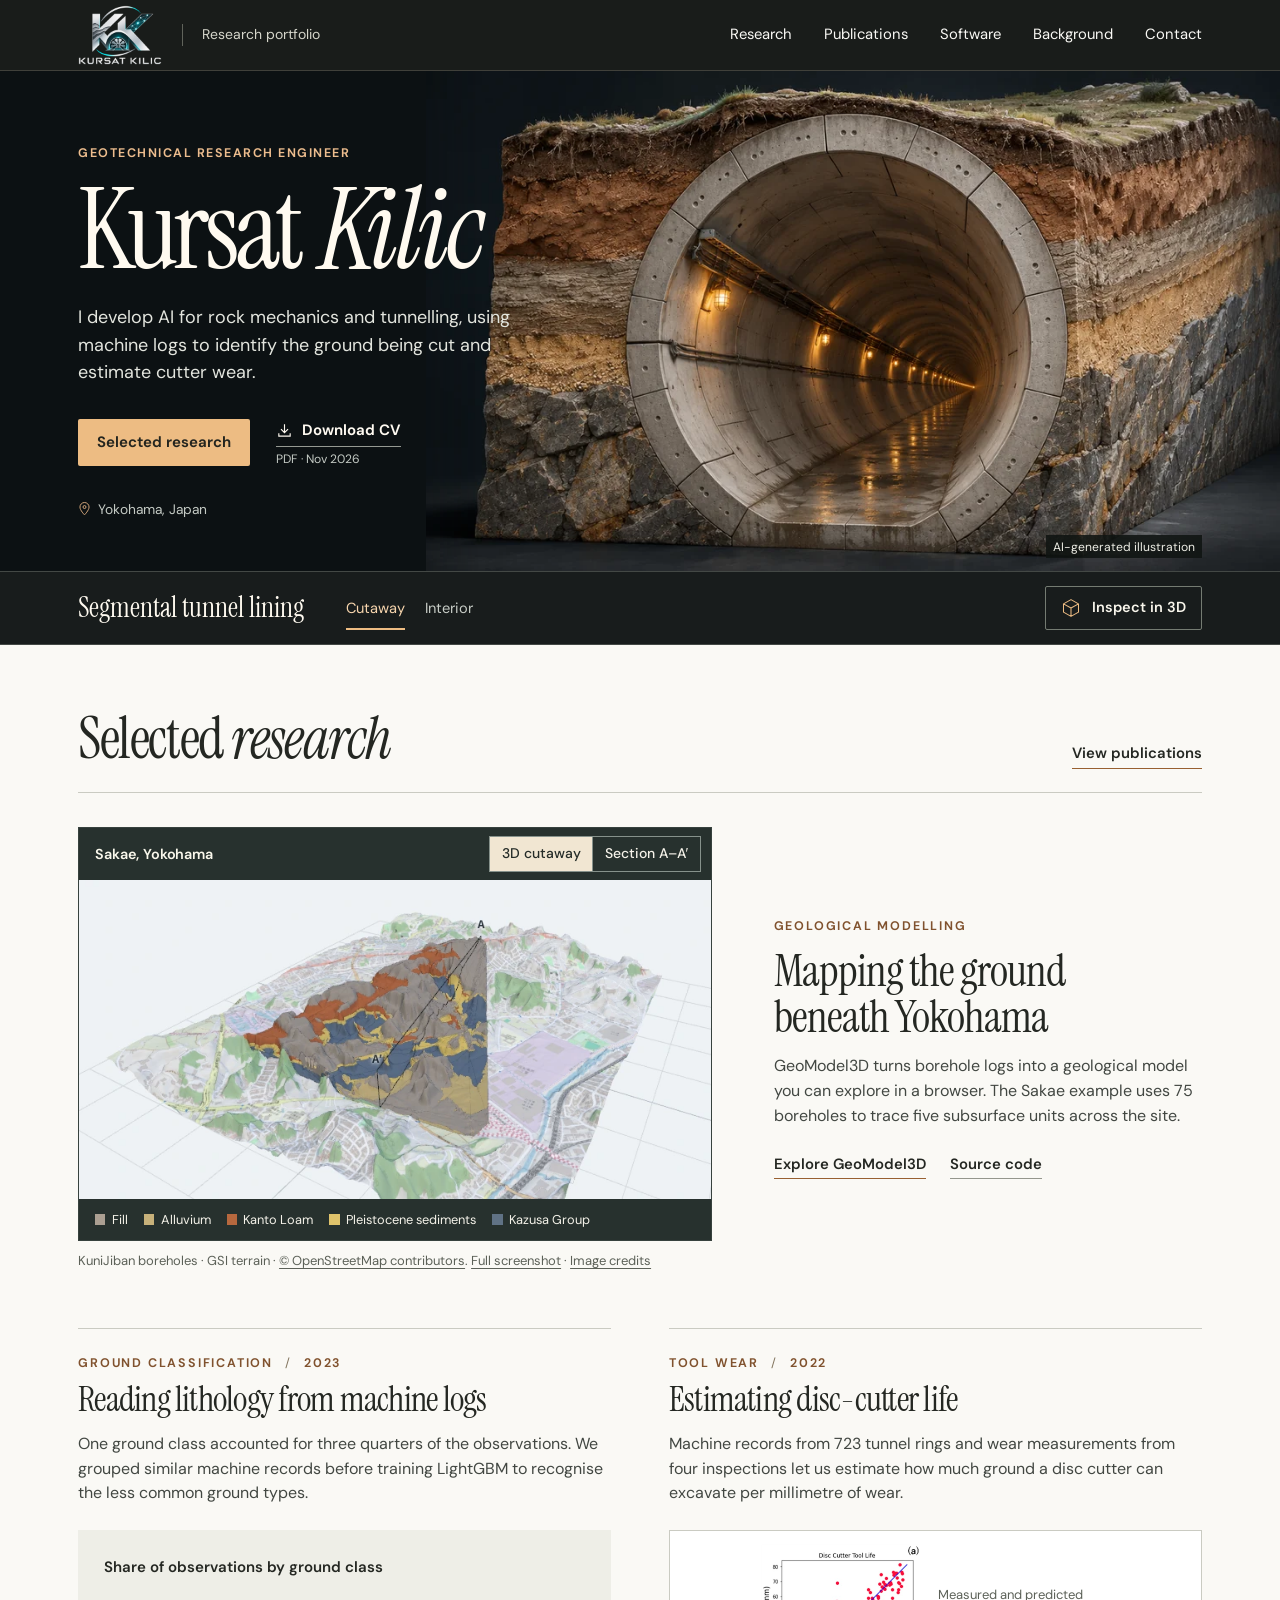
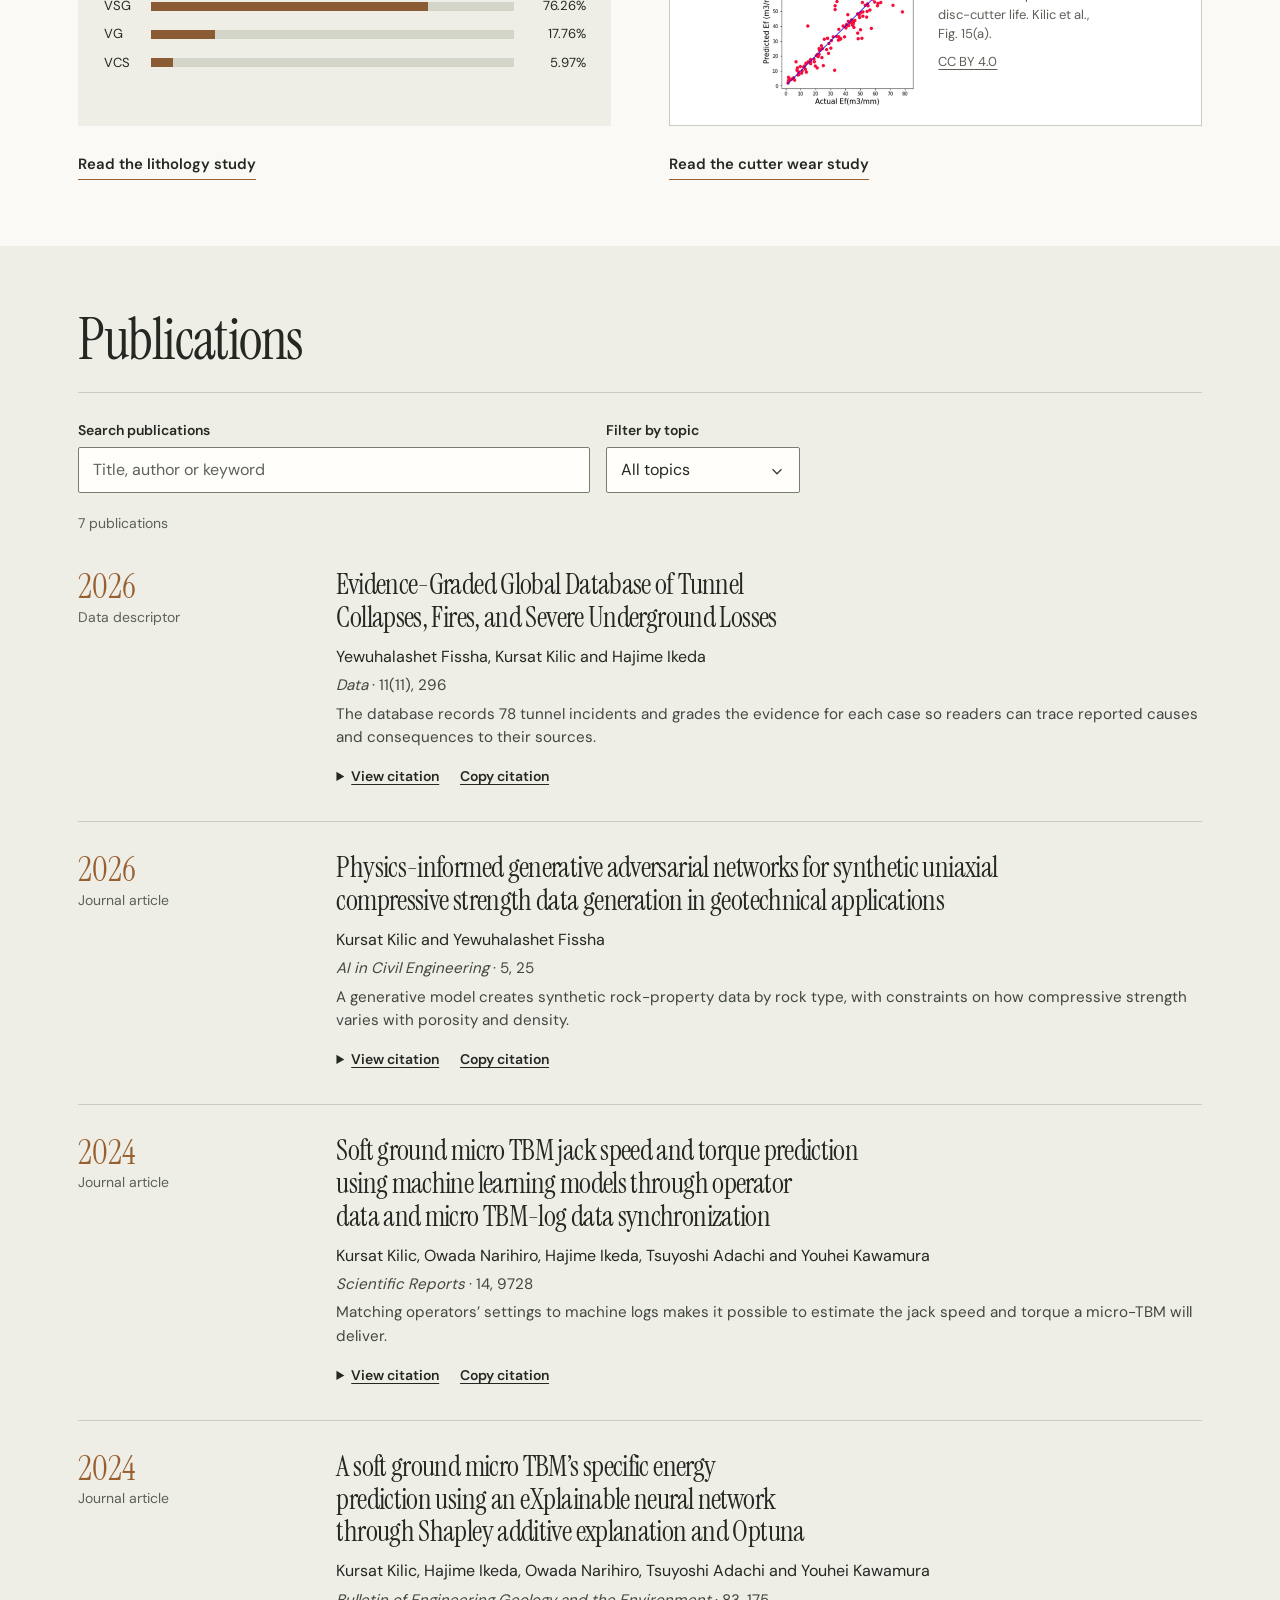
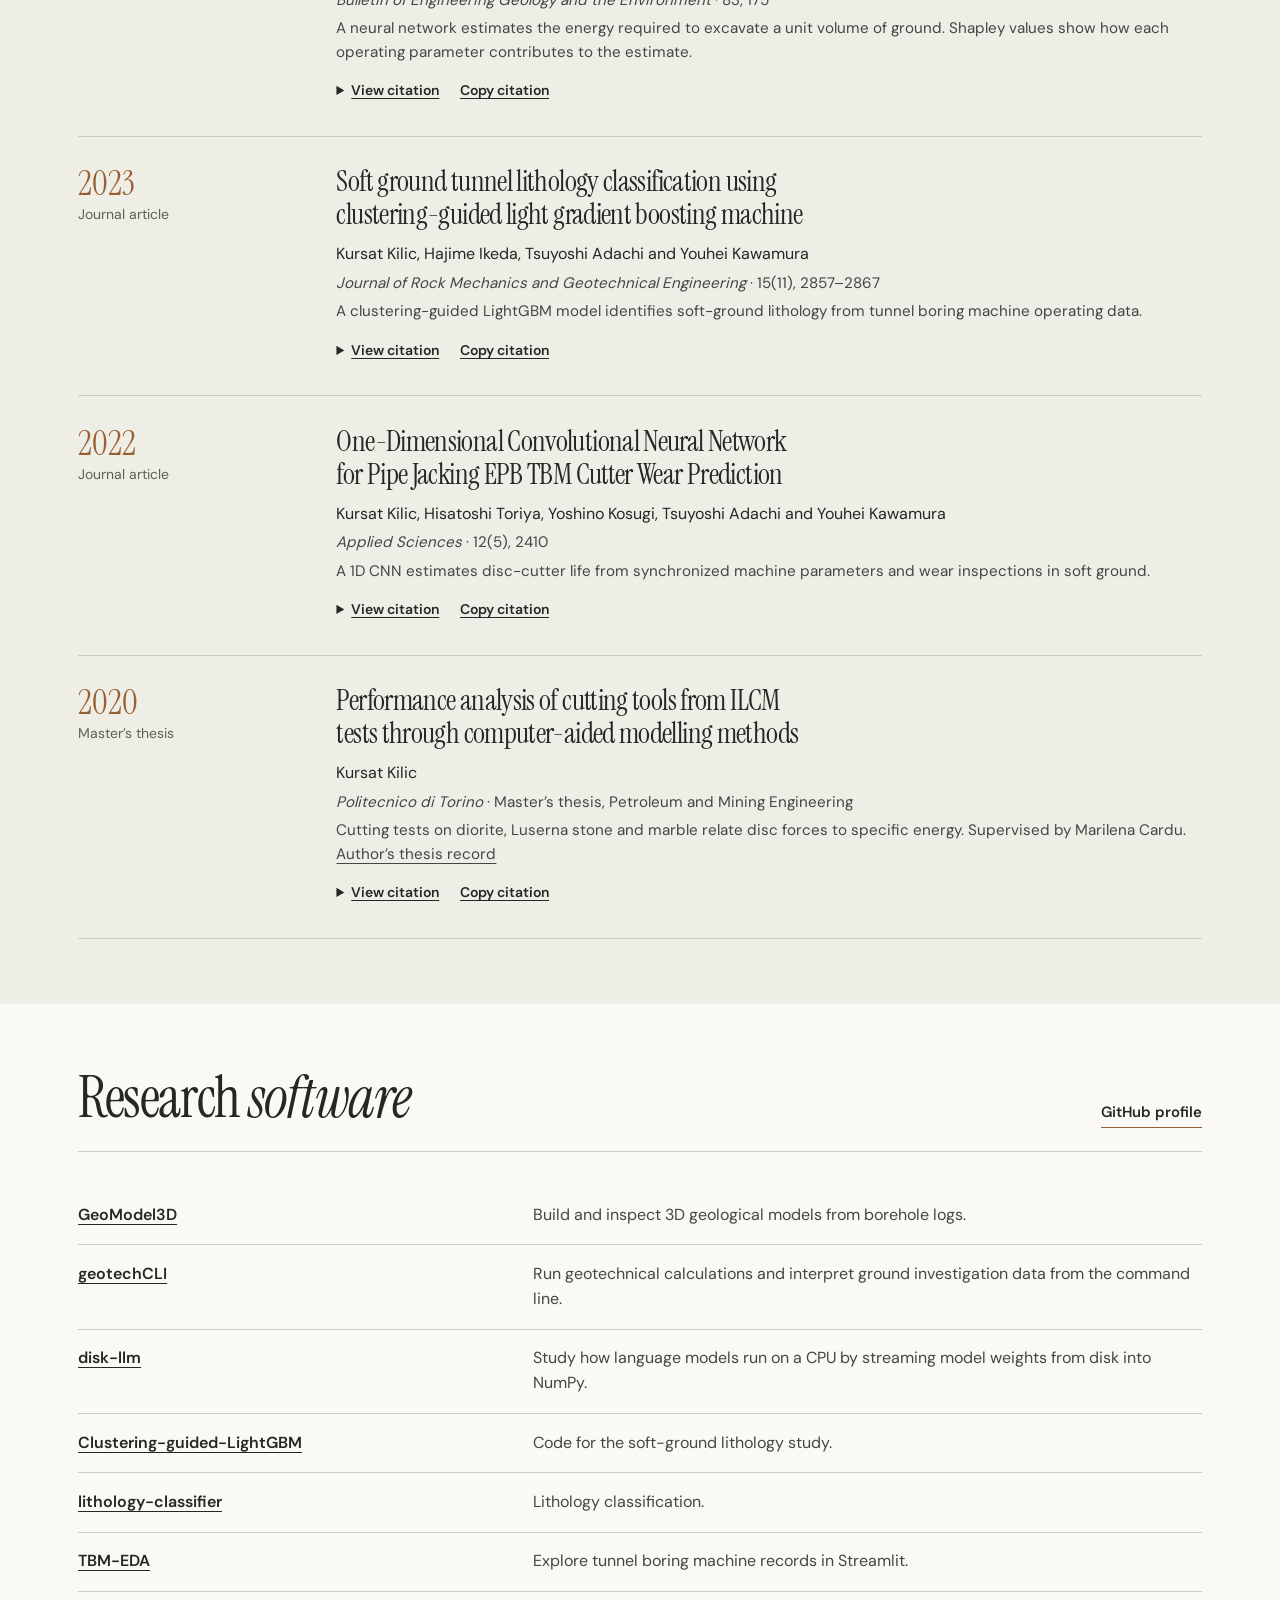
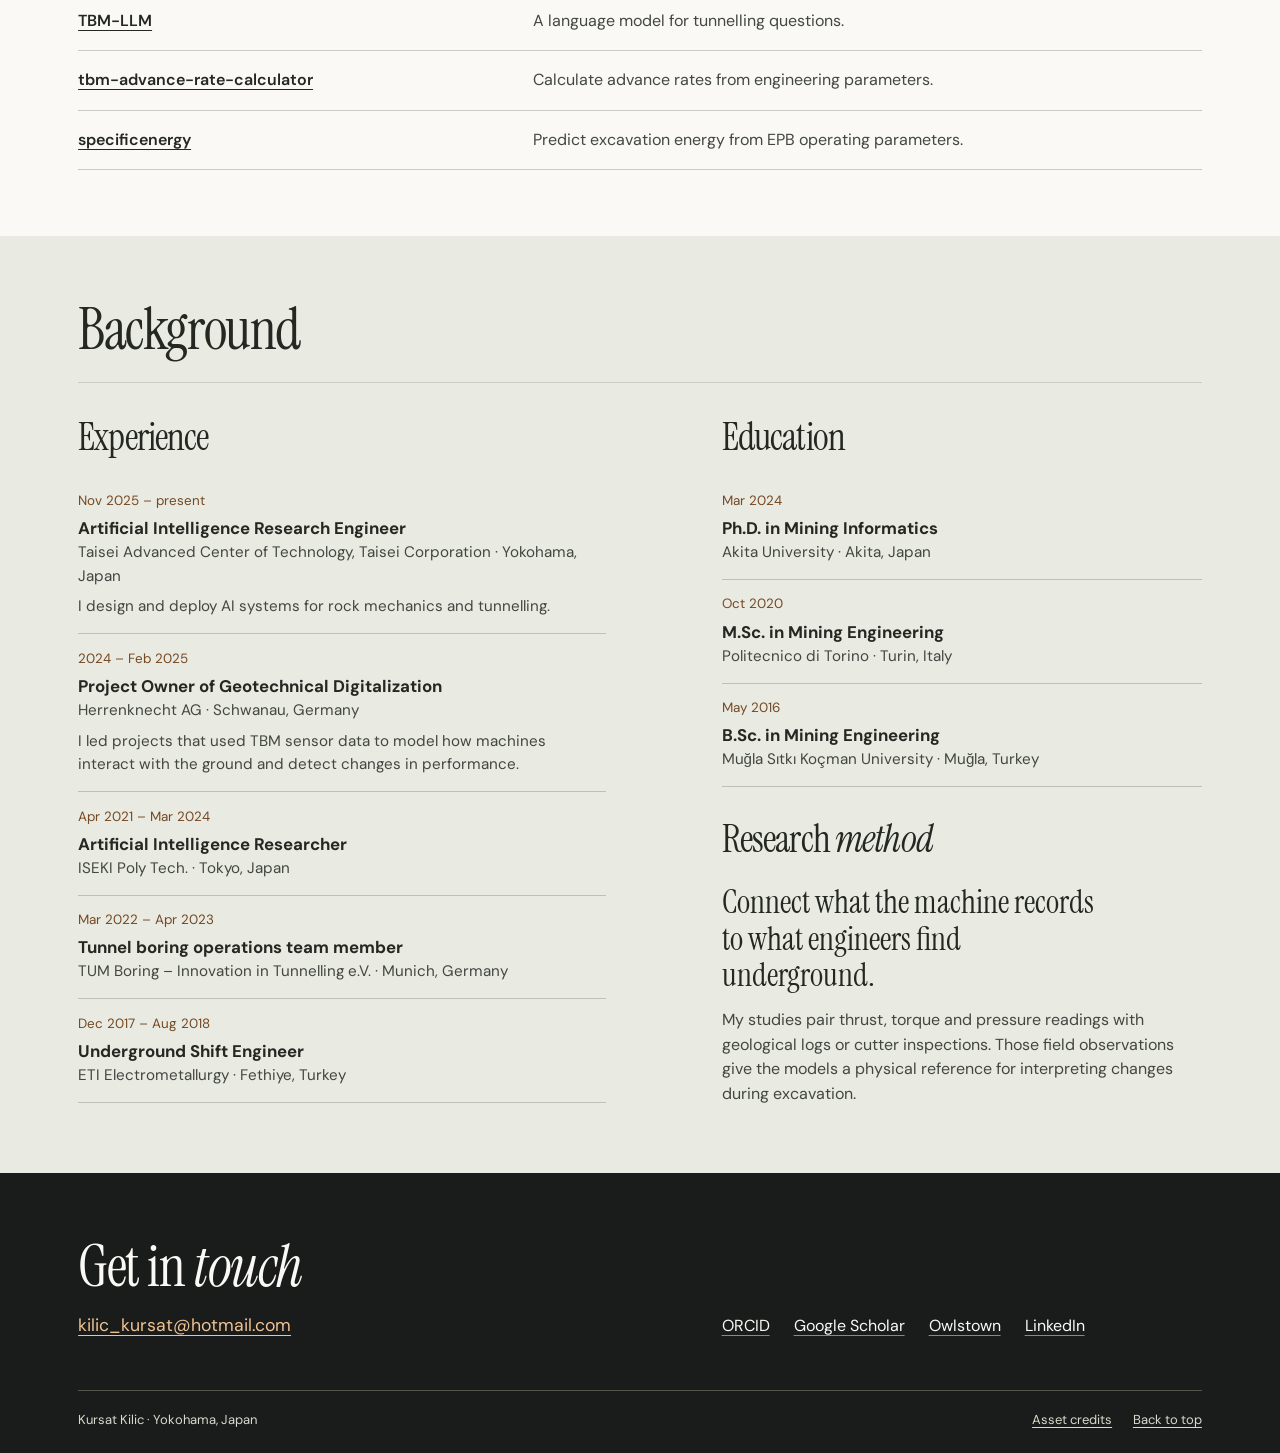
<file: index.html>
<!doctype html>
<html lang="en">
<head>
  <meta charset="utf-8">
  <meta name="viewport" content="width=device-width, initial-scale=1">
  <title>Kursat Kilic | Geotechnical Research Engineer</title>
  <meta name="description" content="Kursat Kilic develops AI for rock mechanics and tunnelling at Taisei Advanced Center of Technology in Yokohama. Explore his research, engineering software and CV.">
  <meta name="theme-color" content="#191c1a">
  <link rel="canonical" href="https://kilickursat.github.io/">
  <meta property="og:type" content="website">
  <meta property="og:title" content="Kursat Kilic | Geotechnical Research Engineer">
  <meta property="og:description" content="AI for rock mechanics and tunnelling, from ground classification to cutter wear prediction.">
  <meta property="og:image" content="https://kilickursat.github.io/assets/og-image.png">
  <meta property="og:image:alt" content="AI-generated illustration of a segmentally lined tunnel.">
  <meta name="twitter:card" content="summary_large_image">
  <link rel="icon" href="assets/favicon.svg" type="image/svg+xml">
  <link rel="preload" href="assets/fonts/instrument-serif.woff2" as="font" type="font/woff2" crossorigin>
  <link rel="stylesheet" href="styles.css">
  <link rel="stylesheet" href="model-plate.css">
  <link rel="stylesheet" href="lining-study.css">
  <script type="application/ld+json">
  {
    "@context": "https://schema.org",
    "@type": "Person",
    "name": "Kursat Kilic",
    "jobTitle": "Artificial Intelligence Research Engineer",
    "worksFor": {
      "@type": "Organization",
      "name": "Taisei Advanced Center of Technology",
      "parentOrganization": { "@type": "Organization", "name": "Taisei Corporation" }
    },
    "url": "https://kilickursat.github.io/",
    "knowsAbout": ["Geotechnical engineering", "Tunnel boring machines", "Lithology classification", "Cutter wear"],
    "sameAs": ["https://orcid.org/0000-0003-4362-0704", "https://github.com/kilickursat"]
  }
  </script>
  <script src="data.js" defer></script>
  <script src="script.js" defer></script>
  <script src="lining-study.js" defer></script>
</head>
<body>
  <a class="skip-link" href="#main">Skip to content</a>
  <header class="masthead" id="top">
    <div class="wrap mast-inner">
      <a class="wordmark" href="#top" aria-label="Kursat Kilic, home">
        <img src="assets/kk-tunnel-tech.webp" width="84" height="60" alt="">
      </a>
      <span class="mast-title">Research portfolio</span>
      <nav class="desktop-nav" aria-label="Main navigation">
        <a href="#research">Research</a>
          <a href="#publications">Publications</a>
          <a href="#projects">Software</a>
          <a href="#timeline">Background</a>
          <a href="#contact">Contact</a>
      </nav>
      <details class="mobile-nav">
        <summary><span>Menu</span><i aria-hidden="true"></i></summary>
        <nav aria-label="Main navigation"><a href="#research">Research</a>
          <a href="#publications">Publications</a>
          <a href="#projects">Software</a>
          <a href="#timeline">Background</a>
          <a href="#contact">Contact</a></nav>
      </details>
    </div>
  </header>
  <main id="main" tabindex="-1">
    <section class="hero" aria-labelledby="hero-title" data-view="cutaway">
      <div class="hero-stage">
        <div class="wrap hero-inner">
          <div class="hero-copy">
            <p class="overline role">Geotechnical research engineer</p>
            <h1 id="hero-title">Kursat <i>Kilic</i></h1>
            <p class="hero-lead" id="snapshot-title">I develop AI for rock mechanics and tunnelling, using machine logs to identify the ground being cut and estimate cutter wear.</p>
            <div class="hero-actions">
              <a class="button primary" href="#research">Selected research</a>
              <div class="cv-action">
                <a class="button secondary" href="KURSAT_KILIC_CV.pdf" download aria-describedby="cv-edition">
                  <svg width="17" height="17" viewBox="0 0 24 24" fill="none" stroke="currentColor" stroke-width="1.6" aria-hidden="true"><path d="M12 3v12m-5-5 5 5 5-5M4 16v4h16v-4"/></svg>
                  Download CV
                </a>
                <span class="edition" id="cv-edition">PDF · Nov 2026</span>
              </div>
            </div>
            <p class="location"><svg width="13" height="16" viewBox="0 0 20 24" fill="none" stroke="currentColor" stroke-width="1.5" aria-hidden="true"><path d="M17 9c0 5-7 12-7 12S3 14 3 9a7 7 0 0 1 14 0Z"/><circle cx="10" cy="9" r="2.3"/></svg>Yokohama, Japan</p>
          </div>
        </div>
        <figure class="hero-plate" id="tbm-canvas">
          <picture>
            <source media="(max-width: 760px)" srcset="assets/cutaway-mobile.webp">
            <img src="assets/cutaway-1200.webp" srcset="assets/cutaway-1200.webp 1200w, assets/cutaway-1920.webp 1920w" sizes="100vw" width="1920" height="806" alt="Cutaway model showing a concrete tunnel lining and layers of soil and rock." fetchpriority="high">
          </picture>
          <figcaption>AI-generated illustration</figcaption>
        </figure>
      </div>
      <div class="scene-rail">
        <div class="wrap rail-inner">
          <p class="rail-title">Segmental tunnel lining</p>
          <fieldset class="scene-views" hidden>
            <legend class="sr-only">Tunnel illustration view</legend>
            <label><input type="radio" name="tunnel-view" value="cutaway" data-asset="cutaway" checked><span>Cutaway</span></label>
            <label><input type="radio" name="tunnel-view" value="interior" data-asset="tunnel" data-alt="Looking down a segmentally lined tunnel, with work lights and cable trays following the rings."><span>Interior</span></label>
          </fieldset>
          <a class="model-launch" id="lining-poster-link" href="asset-credits.html#lining-model">View lining model</a>
          <button class="model-launch" id="open-lining-study" type="button" aria-haspopup="dialog" aria-controls="lining-study" hidden>
            <svg width="20" height="20" viewBox="0 0 24 24" fill="none" stroke="currentColor" stroke-width="1.25" stroke-linejoin="round" aria-hidden="true"><path d="m12 2 9 5v10l-9 5-9-5V7Zm0 10 9-5M3 7l9 5v10"/></svg>
            Inspect in 3D
          </button>
        </div>
      </div>
    </section>
    <dialog id="lining-study" aria-labelledby="lining-title" aria-describedby="lining-description">
      <div class="lining-shell">
        <header class="lining-head">
          <div><p class="lining-kicker">Interactive 3D study</p><h2 id="lining-title">Segmental lining</h2></div>
          <button type="button" class="lining-close" aria-label="Close lining study" autofocus>Close</button>
        </header>
        <div class="lining-stage">
          <img src="assets/lining-study.webp" width="1000" height="650" loading="lazy" alt="Illustrative model of three staggered precast lining rings with their segments separated.">
          <canvas hidden aria-hidden="true"></canvas>
        </div>
        <p class="lining-caption"><span id="lining-description">Three rings meet at staggered joints. The copper segment marks the crown key.</span> <span class="lining-hint">Drag to rotate or use the sliders.</span><span class="lining-static" hidden>Static model view.</span></p>
        <div class="lining-controls" hidden>
          <label>Rotation<input id="lining-angle" type="range" min="-180" max="180" value="0" step="1"></label>
          <label>Separation<input id="lining-gap" type="range" min="0" max="100" value="36" step="1"></label>
          <button class="lining-reset" type="button">Reset view</button>
        </div>
      </div>
    </dialog>
    <section class="wrap section research" id="research" aria-labelledby="research-title">
      <div class="section-head">
        <h2 id="research-title">Selected <i>research</i></h2>
        <a class="underlink" href="#publications">View publications</a>
      </div>
      <article class="feature">
        <figure class="model-figure">
          <fieldset class="sakae-plate">
            <legend class="sr-only">View of the Sakae geological model</legend>
            <div class="sakae-layout">
              <span class="sakae-location">Sakae, Yokohama</span>
              <input class="sr-only sakae-choice" type="radio" name="sakae-view" id="sakae-model" checked>
              <label for="sakae-model">3D cutaway</label>
              <input class="sr-only sakae-choice" type="radio" name="sakae-view" id="sakae-section">
              <label for="sakae-section">Section A–A′</label>
              <div class="sakae-stage">
                <a class="sakae-model-view" href="assets/research/sakae-model.webp" aria-label="Open the full-size Sakae terrain cutaway">
                  <img src="assets/research/sakae-model.webp" width="761" height="384" loading="lazy" alt="Oblique view of Sakae terrain. The cut face exposes five coloured geological units beneath the street map.">
                </a>
                <div class="sakae-section-view">
                  <p>Cross-section A–A′ <span>Vertical exaggeration 4.5×</span></p>
                  <a href="assets/research/sakae-section.webp" aria-label="Open the full-size geological cross-section A–A prime">
                    <img src="assets/research/sakae-section.webp" width="1298" height="296" loading="lazy" alt="Section through Sakae with borehole logs over the interpreted units. The ground surface descends from left to right across roughly 2.2 kilometres.">
                  </a>
                </div>
              </div>
              <ul class="sakae-key" aria-label="Geological units">
                <li style="--unit: #ab9f92">Fill</li>
                <li style="--unit: #c7b17a">Alluvium</li>
                <li style="--unit: #b7683e">Kanto Loam</li>
                <li style="--unit: #dfc36b">Pleistocene sediments</li>
                <li style="--unit: #607285">Kazusa Group</li>
              </ul>
            </div>
          </fieldset>
          <figcaption>
            KuniJiban boreholes · GSI terrain · <a href="https://www.openstreetmap.org/copyright">© OpenStreetMap contributors</a>.
            <a href="assets/research/geomodel3d-sakae.jpg">Full screenshot</a> · <a href="asset-credits.html#geomodel3d">Image credits</a>
          </figcaption>
        </figure>
        <div class="feature-copy">
          <p class="overline category">Geological modelling</p>
          <h3>Mapping the ground<br class="wide-break"> beneath Yokohama</h3>
          <p>GeoModel3D turns borehole logs into a geological model you can explore in a browser. The Sakae example uses 75 boreholes to trace five subsurface units across the site.</p>
          <div class="text-actions"><a class="underlink" href="https://kilickursat.github.io/GeoModel3D/">Explore GeoModel3D</a><a class="underlink quiet" href="https://github.com/kilickursat/GeoModel3D">Source code</a></div>
        </div>
      </article>
      <div class="study-pair">
        <article class="study">
          <p class="overline category">Ground classification <span>/</span> 2023</p>
          <h3>Reading lithology from machine logs</h3>
          <p>One ground class accounted for three quarters of the observations. We grouped similar machine records before training LightGBM to recognise the less common ground types.</p>
          <figure class="chart-figure">
            <figcaption>Share of observations by ground class</figcaption>
            <dl class="bars">
              <div><dt>VSG</dt><dd><span class="bar-track"><i style="width:76.26%"></i></span><span>76.26%</span></dd></div>
              <div><dt>VG</dt><dd><span class="bar-track"><i style="width:17.76%"></i></span><span>17.76%</span></dd></div>
              <div><dt>VCS</dt><dd><span class="bar-track"><i style="width:5.97%"></i></span><span>5.97%</span></dd></div>
            </dl>
          </figure>
          <a class="underlink" href="https://doi.org/10.1016/j.jrmge.2023.02.013">Read the lithology study</a>
        </article>
        <article class="study">
          <p class="overline category">Tool wear <span>/</span> 2022</p>
          <h3>Estimating disc-cutter life</h3>
          <p>Machine records from 723 tunnel rings and wear measurements from four inspections let us estimate how much ground a disc cutter can excavate per millimetre of wear.</p>
          <figure class="wear-figure">
            <a href="assets/research/disc-cutter-life.png" aria-label="View the full-size disc-cutter life plot"><img src="assets/research/disc-cutter-life.png" width="630" height="670" loading="lazy" alt="Scatter plot comparing measured and predicted excavated volume per millimetre of disc-cutter wear."></a>
            <figcaption>Measured and predicted disc-cutter life. Kilic et al., Fig. 15(a). <a href="asset-credits.html#cutter-wear">CC BY 4.0</a></figcaption>
          </figure>
          <a class="underlink" href="https://doi.org/10.3390/app12052410">Read the cutter wear study</a>
        </article>
      </div>
    </section>
    <section class="archive" id="publications" aria-labelledby="pubs-title">
      <div class="wrap section">
        <div class="section-head"><h2 id="pubs-title">Publications</h2></div>
        <div class="pub-toolbar" hidden>
          <label>Search publications<input type="search" id="pub-search" placeholder="Title, author or keyword"></label>
          <label>Filter by topic<select id="topic"><option>All topics</option></select></label>
        </div>
        <p id="result-count" role="status" class="count" hidden></p>
        <div class="pub-list">
          <article class="publication" data-topics="Tunnel safety|Case histories">
            <div class="pub-aside"><span class="pub-year">2026</span><span>Data descriptor</span></div>
            <div class="pub-body">
              <h3><a href="https://doi.org/10.3390/data11110296">Evidence-Graded Global Database of Tunnel Collapses, Fires, and Severe Underground Losses</a></h3>
              <p class="byline">Yewuhalashet Fissha, Kursat Kilic and Hajime Ikeda</p>
              <p class="venue"><i>Data</i> · 11(11), 296</p>
              <p class="pub-description">The database records 78 tunnel incidents and grades the evidence for each case so readers can trace reported causes and consequences to their sources.</p>
              <div class="pub-actions">
                <details class="citation"><summary>View citation</summary>
                  <p>Fissha, Y., Kilic, K., &amp; Ikeda, H. (2026). Evidence-Graded Global Database of Tunnel Collapses, Fires, and Severe Underground Losses. Data, 11(11), 296. https://doi.org/10.3390/data11110296</p>
                </details>
                <button class="copy-citation" type="button" hidden>Copy citation</button>
              </div>
            </div>
          </article>
          <article class="publication" data-topics="Rock mechanics|Deep learning">
            <div class="pub-aside"><span class="pub-year">2026</span><span>Journal article</span></div>
            <div class="pub-body">
              <h3><a href="https://doi.org/10.1007/s43503-026-00109-6">Physics-informed generative adversarial networks for synthetic uniaxial compressive strength data generation in geotechnical applications</a></h3>
              <p class="byline">Kursat Kilic and Yewuhalashet Fissha</p>
              <p class="venue"><i>AI in Civil Engineering</i> · 5, 25</p>
              <p class="pub-description">A generative model creates synthetic rock-property data by rock type, with constraints on how compressive strength varies with porosity and density.</p>
              <div class="pub-actions">
                <details class="citation"><summary>View citation</summary>
                  <p>Kilic, K., &amp; Fissha, Y. (2026). Physics-informed generative adversarial networks for synthetic uniaxial compressive strength data generation in geotechnical applications. AI in Civil Engineering, 5, 25. https://doi.org/10.1007/s43503-026-00109-6</p>
                </details>
                <button class="copy-citation" type="button" hidden>Copy citation</button>
              </div>
            </div>
          </article>
          <article class="publication" data-topics="Microtunnelling|Soft ground">
            <div class="pub-aside"><span class="pub-year">2024</span><span>Journal article</span></div>
            <div class="pub-body">
              <h3><a href="https://doi.org/10.1038/s41598-024-60681-8">Soft ground micro TBM jack speed and torque prediction using machine learning models through operator data and micro TBM-log data synchronization</a></h3>
              <p class="byline">Kursat Kilic, Owada Narihiro, Hajime Ikeda, Tsuyoshi Adachi and Youhei Kawamura</p>
              <p class="venue"><i>Scientific Reports</i> · 14, 9728</p>
              <p class="pub-description">Matching operators’ settings to machine logs makes it possible to estimate the jack speed and torque a micro-TBM will deliver.</p>
              <div class="pub-actions">
                <details class="citation"><summary>View citation</summary>
                  <p>Kilic, K., Narihiro, O., Ikeda, H., Adachi, T., &amp; Kawamura, Y. (2024). Soft ground micro TBM jack speed and torque prediction using machine learning models through operator data and micro TBM-log data synchronization. Scientific Reports, 14, 9728. https://doi.org/10.1038/s41598-024-60681-8</p>
                </details>
                <button class="copy-citation" type="button" hidden>Copy citation</button>
              </div>
            </div>
          </article>
          <article class="publication" data-topics="Microtunnelling|Specific energy|Soft ground">
            <div class="pub-aside"><span class="pub-year">2024</span><span>Journal article</span></div>
            <div class="pub-body">
              <h3><a href="https://doi.org/10.1007/s10064-024-03670-5">A soft ground micro TBM’s specific energy prediction using an eXplainable neural network through Shapley additive explanation and Optuna</a></h3>
              <p class="byline">Kursat Kilic, Hajime Ikeda, Owada Narihiro, Tsuyoshi Adachi and Youhei Kawamura</p>
              <p class="venue"><i>Bulletin of Engineering Geology and the Environment</i> · 83, 175</p>
              <p class="pub-description">A neural network estimates the energy required to excavate a unit volume of ground. Shapley values show how each operating parameter contributes to the estimate.</p>
              <div class="pub-actions">
                <details class="citation"><summary>View citation</summary>
                  <p>Kilic, K., Ikeda, H., Narihiro, O., Adachi, T., &amp; Kawamura, Y. (2024). A soft ground micro TBM’s specific energy prediction using an eXplainable neural network through Shapley additive explanation and Optuna. Bulletin of Engineering Geology and the Environment, 83, 175. https://doi.org/10.1007/s10064-024-03670-5</p>
                </details>
                <button class="copy-citation" type="button" hidden>Copy citation</button>
              </div>
            </div>
          </article>
          <article class="publication" data-topics="LightGBM|Lithology|Soft ground|Clustering">
            <div class="pub-aside"><span class="pub-year">2023</span><span>Journal article</span></div>
            <div class="pub-body">
              <h3><a href="https://doi.org/10.1016/j.jrmge.2023.02.013">Soft ground tunnel lithology classification using clustering-guided light gradient boosting machine</a></h3>
              <p class="byline">Kursat Kilic, Hajime Ikeda, Tsuyoshi Adachi and Youhei Kawamura</p>
              <p class="venue"><i>Journal of Rock Mechanics and Geotechnical Engineering</i> · 15(11), 2857–2867</p>
              <p class="pub-description">A clustering-guided LightGBM model identifies soft-ground lithology from tunnel boring machine operating data.</p>
              <div class="pub-actions">
                <details class="citation"><summary>View citation</summary>
                  <p>Kilic, K., Ikeda, H., Adachi, T., &amp; Kawamura, Y. (2023). Soft ground tunnel lithology classification using clustering-guided light gradient boosting machine. Journal of Rock Mechanics and Geotechnical Engineering, 15(11), 2857–2867. https://doi.org/10.1016/j.jrmge.2023.02.013</p>
                </details>
                <button class="copy-citation" type="button" hidden>Copy citation</button>
              </div>
            </div>
          </article>
          <article class="publication" data-topics="1D CNN|Cutter wear|EPB TBM|Deep learning">
            <div class="pub-aside"><span class="pub-year">2022</span><span>Journal article</span></div>
            <div class="pub-body">
              <h3><a href="https://doi.org/10.3390/app12052410">One-Dimensional Convolutional Neural Network for Pipe Jacking EPB TBM Cutter Wear Prediction</a></h3>
              <p class="byline">Kursat Kilic, Hisatoshi Toriya, Yoshino Kosugi, Tsuyoshi Adachi and Youhei Kawamura</p>
              <p class="venue"><i>Applied Sciences</i> · 12(5), 2410</p>
              <p class="pub-description">A 1D CNN estimates disc-cutter life from synchronized machine parameters and wear inspections in soft ground.</p>
              <div class="pub-actions">
                <details class="citation"><summary>View citation</summary>
                  <p>Kilic, K., Toriya, H., Kosugi, Y., Adachi, T., &amp; Kawamura, Y. (2022). One-Dimensional Convolutional Neural Network for Pipe Jacking EPB TBM Cutter Wear Prediction. Applied Sciences, 12(5), 2410. https://doi.org/10.3390/app12052410</p>
                </details>
                <button class="copy-citation" type="button" hidden>Copy citation</button>
              </div>
            </div>
          </article>
          <article class="publication" data-topics="Cutting tools|ILCM|Mining engineering|Modeling">
            <div class="pub-aside"><span class="pub-year">2020</span><span>Master’s thesis</span></div>
            <div class="pub-body">
              <h3><a href="https://webthesis.biblio.polito.it/15699/">Performance analysis of cutting tools from ILCM tests through computer-aided modelling methods</a></h3>
              <p class="byline">Kursat Kilic</p>
              <p class="venue"><i>Politecnico di Torino</i> · Master’s thesis, Petroleum and Mining Engineering</p>
              <p class="pub-description">Cutting tests on diorite, Luserna stone and marble relate disc forces to specific energy. Supervised by Marilena Cardu. <a href="https://kursat-kilic.owlstown.net/publications/20655-master-degree-of-mining-engineering-master-degree-thesis-performance-analysis-of-cutting-tools-from-ilcm-tests-through-computer-aided-modeling-methods">Author’s thesis record</a></p>
              <div class="pub-actions">
                <details class="citation"><summary>View citation</summary>
                  <p>Kilic, K. (2020). Performance analysis of cutting tools from ILCM tests through computer-aided modelling methods. Politecnico di Torino, Master’s thesis, Petroleum and Mining Engineering. https://webthesis.biblio.polito.it/15699/</p>
                </details>
                <button class="copy-citation" type="button" hidden>Copy citation</button>
              </div>
            </div>
          </article>
        </div>
        <button class="reset" id="reset-filters" type="button" hidden>Clear filters</button>
        <span class="sr-only" id="copy-status" role="status"></span>
      </div>
    </section>
    <section class="wrap section" id="projects" aria-labelledby="projects-title">
      <div class="section-head"><h2 id="projects-title">Research <i>software</i></h2><a class="underlink" href="https://github.com/kilickursat">GitHub profile</a></div>
      <ul class="repo-list">
        <li><a href="https://github.com/kilickursat/GeoModel3D">GeoModel3D</a><span>Build and inspect 3D geological models from borehole logs.</span></li>
        <li><a href="https://github.com/kilickursat/geotechcli">geotechCLI</a><span>Run geotechnical calculations and interpret ground investigation data from the command line.</span></li>
        <li><a href="https://github.com/kilickursat/disk-llm">disk-llm</a><span>Study how language models run on a CPU by streaming model weights from disk into NumPy.</span></li>
        <li><a href="https://github.com/kilickursat/Clustering-guided-LightGBM">Clustering-guided-LightGBM</a><span>Code for the soft-ground lithology study.</span></li>
        <li><a href="https://github.com/kilickursat/lithology-classifier">lithology-classifier</a><span>Lithology classification.</span></li>
        <li><a href="https://github.com/kilickursat/TBM-EDA">TBM-EDA</a><span>Explore tunnel boring machine records in Streamlit.</span></li>
        <li><a href="https://github.com/kilickursat/TBM-LLM">TBM-LLM</a><span>A language model for tunnelling questions.</span></li>
        <li><a href="https://github.com/kilickursat/tbm-advance-rate-calculator">tbm-advance-rate-calculator</a><span>Calculate advance rates from engineering parameters.</span></li>
        <li><a href="https://github.com/kilickursat/specificenergy">specificenergy</a><span>Predict excavation energy from EPB operating parameters.</span></li>
      </ul>
    </section>
    <section class="background" id="timeline" aria-labelledby="timeline-title">
      <div class="wrap section">
        <div class="section-head"><h2 id="timeline-title">Background</h2></div>
        <div class="background-grid">
          <section aria-labelledby="experience-title">
            <h3 id="experience-title">Experience</h3>
            <ol class="timeline">
              <li>
                <p class="dates"><time datetime="2025-11">Nov 2025</time> – present</p>
                <strong>Artificial Intelligence Research Engineer</strong>
                <p>Taisei Advanced Center of Technology, Taisei Corporation · Yokohama, Japan</p>
                <p>I design and deploy AI systems for rock mechanics and tunnelling.</p>
              </li>
              <li>
                <p class="dates"><time datetime="2024">2024</time> – <time datetime="2025-02">Feb 2025</time></p>
                <strong>Project Owner of Geotechnical Digitalization</strong>
                <p>Herrenknecht AG · Schwanau, Germany</p>
                <p>I led projects that used TBM sensor data to model how machines interact with the ground and detect changes in performance.</p>
              </li>
              <li>
                <p class="dates"><time datetime="2021-04">Apr 2021</time> – <time datetime="2024-03">Mar 2024</time></p>
                <strong>Artificial Intelligence Researcher</strong>
                <p>ISEKI Poly Tech. · Tokyo, Japan</p>
              </li>
              <li>
                <p class="dates"><time datetime="2022-03">Mar 2022</time> – <time datetime="2023-04">Apr 2023</time></p>
                <strong>Tunnel boring operations team member</strong>
                <p>TUM Boring – Innovation in Tunnelling e.V. · Munich, Germany</p>
              </li>
              <li>
                <p class="dates"><time datetime="2017-12">Dec 2017</time> – <time datetime="2018-08">Aug 2018</time></p>
                <strong>Underground Shift Engineer</strong>
                <p>ETI Electrometallurgy · Fethiye, Turkey</p>
              </li>
            </ol>
          </section>
          <div>
            <section aria-labelledby="education-title">
              <h3 id="education-title">Education</h3>
              <ol class="timeline">
                <li><p class="dates"><time datetime="2024-03">Mar 2024</time></p><strong>Ph.D. in Mining Informatics</strong><p>Akita University · Akita, Japan</p></li>
                <li><p class="dates"><time datetime="2020-10">Oct 2020</time></p><strong>M.Sc. in Mining Engineering</strong><p>Politecnico di Torino · Turin, Italy</p></li>
                <li><p class="dates"><time datetime="2016-05">May 2016</time></p><strong>B.Sc. in Mining Engineering</strong><p>Muğla Sıtkı Koçman University · Muğla, Turkey</p></li>
              </ol>
            </section>
            <section id="system" aria-labelledby="system-title">
              <h3 id="system-title">Research <i>method</i></h3>
              <p class="method-lead">Connect what the machine records to what engineers find underground.</p>
              <p>My studies pair thrust, torque and pressure readings with geological logs or cutter inspections. Those field observations give the models a physical reference for interpreting changes during excavation.</p>
            </section>
          </div>
        </div>
      </div>
    </section>
  </main>
  <footer id="contact" aria-labelledby="contact-title">
    <div class="wrap section">
      <div class="contact-grid">
        <div><h2 id="contact-title">Get in <i>touch</i></h2><a class="contact-email" href="mailto:kilic_kursat@hotmail.com">kilic_kursat@hotmail.com</a></div>
        <nav aria-label="Research profiles">
          <a href="https://orcid.org/0000-0003-4362-0704">ORCID</a>
          <a href="https://scholar.google.com/citations?user=sNB5IQsAAAAJ&amp;hl=en">Google Scholar</a>
          <a href="https://kursat-kilic.owlstown.net/publications">Owlstown</a>
          <a href="https://www.linkedin.com/in/kursat-kilic-395b5855">LinkedIn</a>
        </nav>
      </div>
      <div class="colophon"><span>Kursat Kilic · Yokohama, Japan</span><a href="asset-credits.html">Asset credits</a><a href="#top">Back to top</a></div>
    </div>
  </footer>
</body>
</html>
</file>
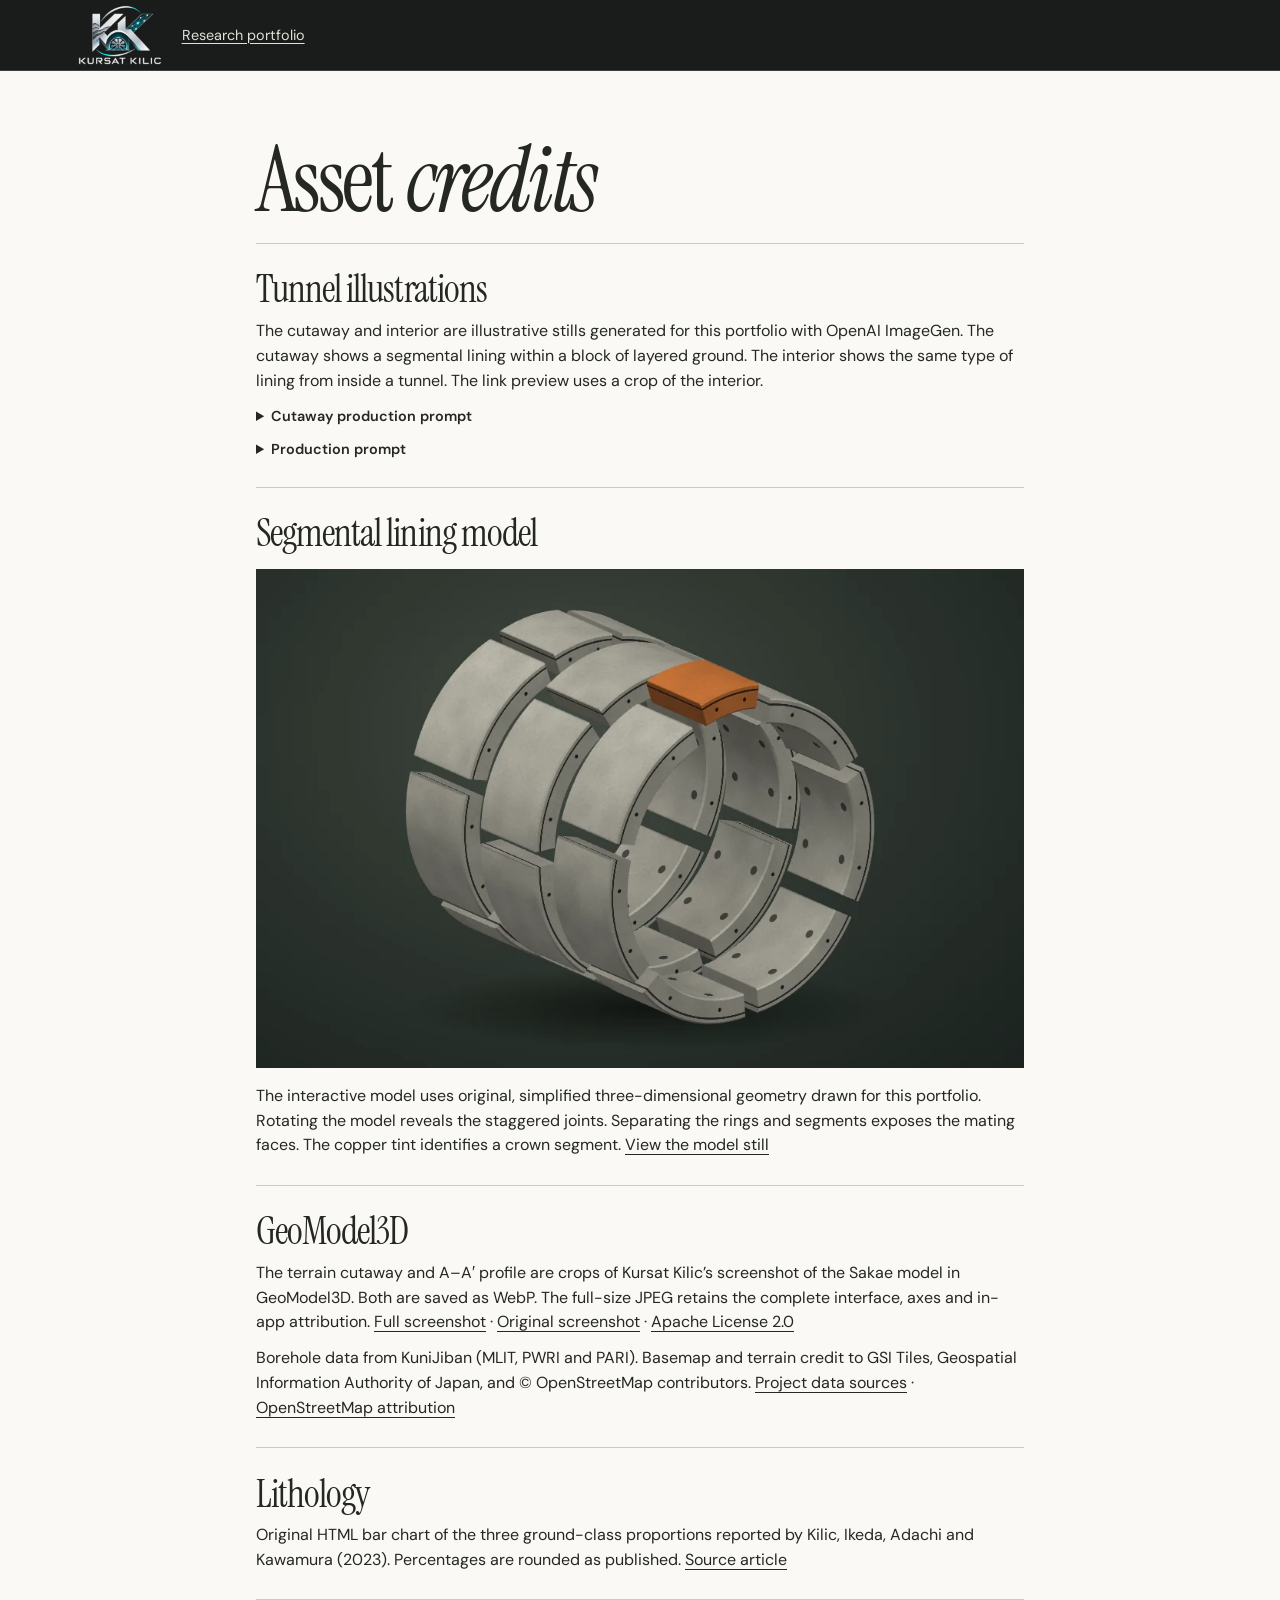
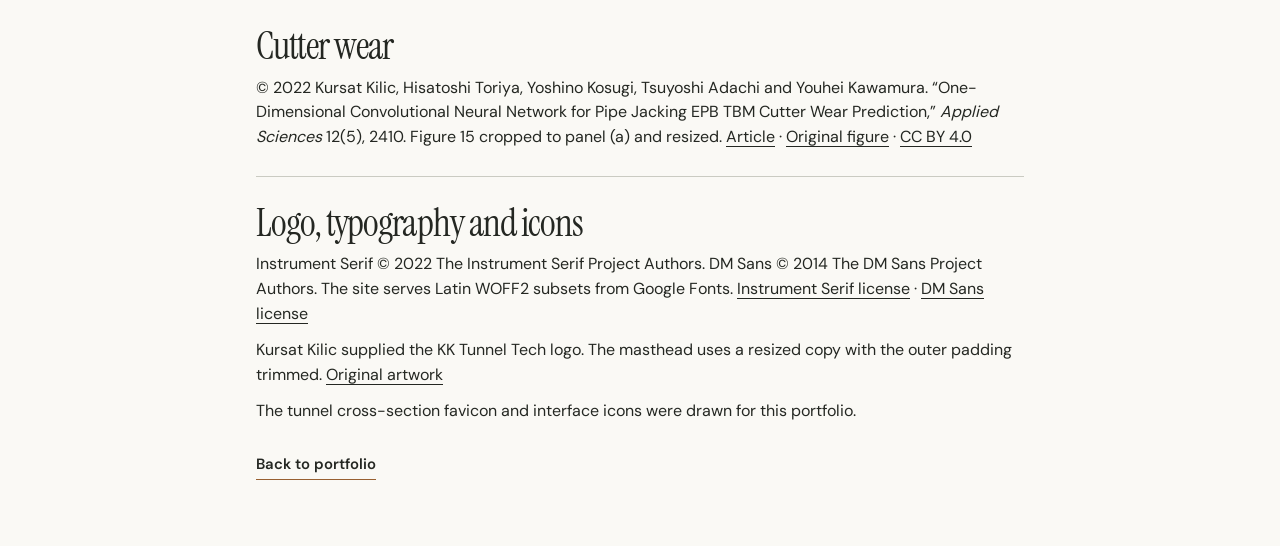
<file: asset-credits.html>
<!doctype html>
<html lang="en">
<head>
  <meta charset="utf-8">
  <meta name="viewport" content="width=device-width, initial-scale=1">
  <title>Asset credits | Kursat Kilic</title>
  <link rel="icon" href="assets/favicon.svg">
  <link rel="stylesheet" href="styles.css">
</head>
<body>
  <a class="skip-link" href="#main">Skip to content</a>
  <header class="masthead">
    <div class="wrap mast-inner">
      <a class="wordmark" href="index.html" aria-label="Kursat Kilic, home"><img src="assets/kk-tunnel-tech.webp" width="84" height="60" alt=""></a>
      <a class="credits-home" href="index.html">Research portfolio</a>
    </div>
  </header>
  <main id="main" class="wrap section credits" tabindex="-1">
    <h1>Asset <i>credits</i></h1>
    <section>
      <h2>Tunnel illustrations</h2>
      <p>The cutaway and interior are illustrative stills generated for this portfolio with OpenAI ImageGen. The cutaway shows a segmental lining within a block of layered ground. The interior shows the same type of lining from inside a tunnel. The link preview uses a crop of the interior.</p>
      <details><summary>Cutaway production prompt</summary><p>Use case: stylized-concept. Cinematic, materially realistic architectural section perspective of a generic segmentally lined TBM tunnel for a geotechnical engineer's portfolio. A wide landscape hero, about 2.4:1. A single substantial physical geological specimen with a large circular tunnel running through it. Only the RIGHT 60 percent of the wide frame is occupied by this monolithic cutaway; the LEFT 40 percent is clean, nearly black charcoal studio atmosphere for overlaying HTML type. Eye-level three-quarter view looking into the tunnel mouth from the left front. Closest circular masonry opening at 67 percent of frame width. The length of the cut block slopes back toward the upper right edge. The tunnel mouth reveals pale, convincingly thick precast concrete segments in a staggered ring arrangement; individual radial joints are immediately legible. Look through it into at least a dozen receding rings and a very clear vanishing point. Tiny practical amber work lamps, cable trays and a damp cast concrete floor inside. The cut earth above, beneath and to the side is a cohesive, squared section of natural stratified geology: uneven elegant bands of clay, silt, sand and grey fractured rock in walnut, graphite and ochre. Rising slightly at the back, uncropped modest surface relief at top. This should look like a beautifully lit museum cutaway, not a building or a tunnel portal on a hillside. Hard through-cut sidewalls, hand-sample quality rock texture, matte concrete, strong physical depth and shadow. Soft raking overhead light, silvery concrete highlights, delicate amber glow deep within. Deep blue-black charcoal background, restrained chiaroscuro, ground contact shadow, no distracting objects. Luminous subject legible in a dark website composition. No letters, labels, text, arrows, signs, grids, UI, branding, neon, crosshairs, people or equipment outside the cutaway. One continuous image, no panels, no border. It is an illustrative model, not a photograph of an identifiable location.</p></details>
      <details><summary>Production prompt</summary><p>Use case: photorealistic-natural. A single cinematic illustrative still for a geotechnical research engineer's editorial portfolio. Wide 2.4:1 horizontal frame. Eye-level view down the interior of a segmentally lined circular TBM tunnel during construction. Strong, legible repeating rings of damp precast concrete with staggered segment joints, modest bolt recesses and dark stains; narrow orderly industrial cable trays follow the wall; small practical work lights illuminate the masonry. Perspective vanishing point at 70 percent from the left, slightly below the horizontal midline. Cool neutral charcoal shadows, warm amber work lights and a trace of atmospheric haze in the distant bore, restrained natural film grain. Closely observed texture and compelling depth even as a small crop. Left third is the nearby concrete wall in deep open shadow for separately overlaid HTML type. This is a generic engineered illustration with no identifiable site, machinery logos, people, legible lettering, signage, graphics, borders, dashboard, HUDs, or typography. No blue neon, sci-fi or fantasy. Editorial architectural still, eye-level and camera straight, physical realism.</p></details>
    </section>
    <section id="lining-model">
      <h2>Segmental lining model</h2>
      <img class="model-poster" width="1000" height="650" src="assets/lining-study.webp" loading="lazy" alt="Three staggered rings of concrete tunnel lining, slightly separated. The narrow crown key is highlighted in copper.">
      <p>The interactive model uses original, simplified three-dimensional geometry drawn for this portfolio. Rotating the model reveals the staggered joints. Separating the rings and segments exposes the mating faces. The copper tint identifies a crown segment. <a href="assets/lining-study.webp">View the model still</a></p>
    </section>
    <section id="geomodel3d">
      <h2>GeoModel3D</h2>
      <p>The terrain cutaway and A–A′ profile are crops of Kursat Kilic’s screenshot of the Sakae model in GeoModel3D. Both are saved as WebP. The full-size JPEG retains the complete interface, axes and in-app attribution. <a href="assets/research/geomodel3d-sakae.jpg">Full screenshot</a> · <a href="https://github.com/kilickursat/GeoModel3D/blob/8625e4946f13a9c0dc492ebdce09b15715728219/docs/screenshot.png">Original screenshot</a> · <a href="https://github.com/kilickursat/GeoModel3D/blob/8625e4946f13a9c0dc492ebdce09b15715728219/LICENSE">Apache License 2.0</a></p>
      <p>Borehole data from KuniJiban (MLIT, PWRI and PARI). Basemap and terrain credit to GSI Tiles, Geospatial Information Authority of Japan, and © OpenStreetMap contributors. <a href="https://github.com/kilickursat/GeoModel3D/blob/8625e4946f13a9c0dc492ebdce09b15715728219/docs/sites.md#data-sources">Project data sources</a> · <a href="https://www.openstreetmap.org/copyright">OpenStreetMap attribution</a></p>
    </section>
    <section>
      <h2>Lithology</h2>
      <p>Original HTML bar chart of the three ground-class proportions reported by Kilic, Ikeda, Adachi and Kawamura (2023). Percentages are rounded as published. <a href="https://doi.org/10.1016/j.jrmge.2023.02.013">Source article</a></p>
    </section>
    <section id="cutter-wear">
      <h2>Cutter wear</h2>
      <p>© 2022 Kursat Kilic, Hisatoshi Toriya, Yoshino Kosugi, Tsuyoshi Adachi and Youhei Kawamura. “One-Dimensional Convolutional Neural Network for Pipe Jacking EPB TBM Cutter Wear Prediction,” <i>Applied Sciences</i> 12(5), 2410. Figure 15 cropped to panel (a) and resized. <a href="https://doi.org/10.3390/app12052410">Article</a> · <a href="https://mdpi-res.com/d_attachment/applsci/applsci-12-02410/article_deploy/html/images/applsci-12-02410-g015.png">Original figure</a> · <a href="https://creativecommons.org/licenses/by/4.0/">CC BY 4.0</a></p>
    </section>
    <section>
      <h2>Logo, typography and icons</h2>
      <p>Instrument Serif © 2022 The Instrument Serif Project Authors. DM Sans © 2014 The DM Sans Project Authors. The site serves Latin WOFF2 subsets from Google Fonts. <a href="assets/fonts/Instrument-Serif-OFL.txt">Instrument Serif license</a> · <a href="assets/fonts/DM-Sans-OFL.txt">DM Sans license</a></p>
      <p>Kursat Kilic supplied the KK Tunnel Tech logo. The masthead uses a resized copy with the outer padding trimmed. <a href="Futuristic%20KK%20Tunnel%20Tech%20Logo.png">Original artwork</a></p>
      <p>The tunnel cross-section favicon and interface icons were drawn for this portfolio.</p>
    </section>
    <a class="underlink" href="index.html">Back to portfolio</a>
  </main>
</body>
</html>
</file>
<file: styles.css>
@font-face {
  font-family: "Instrument Serif";
  src: url("assets/fonts/instrument-serif.woff2") format("woff2");
  font-display: swap;
}
@font-face {
  font-family: "Instrument Serif";
  src: url("assets/fonts/instrument-serif-italic.woff2") format("woff2");
  font-style: italic;
  font-display: swap;
}
@font-face {
  font-family: "DM Sans";
  src: url("assets/fonts/dm-sans.woff2") format("woff2");
  font-weight: 100 900;
  font-display: swap;
}
:root {
  --paper: #faf9f5;
  --tint: #eeeee7;
  --ink: #242722;
  --body: #424742;
  --muted: #5c6158;
  --rule: #cacbc2;
  --brass: #986031;
  --gold: #edbc83;
  --dark: #191c1a;
  --serif: "Instrument Serif", Georgia, serif;
  --gutter: clamp(1.25rem, 6.1vw, 6.75rem);
  font-family: "DM Sans", Arial, sans-serif;
  line-height: 1.55;
  color: var(--ink);
  background: var(--paper);
}
* { box-sizing: border-box; }
body, h1, h2, h3, p, ul, ol, dl, dd, figure { margin: 0; }
[hidden] { display: none !important; }
img { display: block; max-width: 100%; height: auto; }
a { color: inherit; text-underline-offset: .24em; text-decoration-thickness: 1px; }
a:hover { text-decoration-thickness: 2px; }
button, input, select { font: inherit; color: inherit; }
button, select, summary { cursor: pointer; }
:focus-visible { outline: 3px solid #005eb1; outline-offset: 4px; }
.masthead :focus-visible, .hero :focus-visible, footer :focus-visible {
  outline-color: #fff;
  box-shadow: 0 0 0 5px #353932;
}
#main:focus { outline: 0; }
.skip-link { position: absolute; z-index: 10; top: .75rem; left: .75rem; padding: .65rem 1rem; background: white; color: #161a16; transform: translateY(-180%); }
.skip-link:focus { transform: none; }
.sr-only { position: absolute; width: 1px; height: 1px; padding: 0; overflow: hidden; clip-path: inset(50%); white-space: nowrap; }
.wrap { width: min(calc(100% - 2 * var(--gutter)), 80rem); margin-inline: auto; }
.section { padding-block: clamp(3.75rem, 5.15vw, 5.5rem); }
h1, h2, h3 { font-family: var(--serif); font-weight: 400; text-wrap: balance; }
h2 { font-size: clamp(3.1rem, 4.45vw, 4.65rem); line-height: 1; letter-spacing: -.025em; }
h3 { font-size: clamp(2.2rem, 3.1vw, 3.25rem); line-height: 1.06; letter-spacing: -.022em; }
.overline { font-size: .78rem; font-weight: 650; letter-spacing: .145em; line-height: 1.4; text-transform: uppercase; }
.masthead { position: relative; z-index: 3; color: var(--paper); background: var(--dark); border-bottom: 1px solid #40403a; }
.mast-inner { min-height: 4.35rem; display: flex; align-items: center; gap: 1.22rem; }
.wordmark { display: inline-flex; align-items: center; flex-shrink: 0; }
.wordmark img { width: 5.25rem; }
.mast-title { border-left: 1px solid #60635b; padding-left: 1.22rem; font-size: .875rem; color: #d6d6cb; }
.desktop-nav { display: flex; margin-left: auto; align-items: center; gap: clamp(1.3rem, 2.5vw, 3rem); }
.desktop-nav a, .mobile-nav a { font-size: .925rem; text-decoration: none; padding-block: .55rem; }
.desktop-nav a:hover, .mobile-nav a:hover, footer nav a:hover { text-decoration: underline; }
.mobile-nav { display: none; }
.hero { --scene-bg: #0c1113; color: #fffaf0; background: var(--scene-bg); }
.hero-stage { isolation: isolate; position: relative; overflow: hidden; }
.hero-inner { position: relative; z-index: 1; pointer-events: none; }
.hero-copy { width: min(100%, 32rem); padding-block: clamp(3.8rem, 5.8vw, 6.65rem) clamp(2.8rem, 4vw, 4.45rem); pointer-events: auto; }
.role { color: #edbd8e; font-size: .78rem; letter-spacing: .12em; }
h1 { font-size: clamp(5.4rem, 8.8vw, 9rem); line-height: .98; letter-spacing: -.04em; margin: .8rem 0 1.16rem; }
h1 i { margin-left: .045em; }
.hero-lead { max-width: 29rem; font-size: clamp(1.125rem, 1.4vw, 1.35rem); line-height: 1.53; color: #e3e5de; text-wrap: pretty; }
.hero-actions { display: flex; flex-wrap: wrap; align-items: center; gap: 1.6rem; margin-top: 1.85rem; }
.button { display: inline-flex; align-items: center; justify-content: center; gap: .55rem; min-height: 2.95rem; padding: .72rem 1.2rem; text-decoration: none; font-size: .9375rem; font-weight: 650; border-radius: 2px; }
.primary { background: var(--gold); color: #24251f; }
.primary:hover { background: #f8d4a6; }
.cv-action { display: grid; justify-items: start; }
.secondary { min-height: 1.9rem; padding: .15rem 0; border-radius: 0; border-bottom: 1px solid #959992; color: #fffaf1; }
.secondary:hover { border-color: #edbd8e; color: #f8d4a6; }
.edition { margin-top: .22rem; color: #c4cac4; font-size: .76rem; }
.location { display: flex; align-items: center; gap: .45rem; margin-top: 1.85rem; color: #c4cac4; font-size: .86rem; }
.location svg { color: #d4a77c; }
.hero-plate { position: absolute; inset: 0 0 0 19%; }
.hero-plate picture, .hero-plate img { display: block; width: 100%; height: 100%; }
.hero-plate picture { mask-image: linear-gradient(90deg, transparent, #000 23%); }
.hero-plate img { object-fit: contain; object-position: right bottom; }
.hero[data-view="interior"] .hero-plate picture { mask-image: linear-gradient(90deg, transparent 4%, #000 49%); }
.hero[data-view="interior"] .hero-plate img { object-fit: cover; object-position: 68% 56%; }
.hero-plate figcaption { position: absolute; right: var(--gutter); bottom: .8rem; padding: .15rem .42rem; background: #101412dc; color: #edede4; font-size: .76rem; }
.scene-rail { background: #181c1c; border-block: 1px solid #434845; }
.rail-inner { min-height: 4.5rem; display: flex; align-items: center; gap: clamp(1.5rem, 3.3vw, 3.25rem); }
.rail-title { font-family: var(--serif); font-size: 1.72rem; line-height: 1.1; }
.scene-views { display: flex; align-items: center; gap: 1.2rem; border: none; padding: 0; margin: 0; }
.scene-views label { display: inline-flex; align-items: center; position: relative; cursor: pointer; }
.scene-views input { position: absolute; width: 1px; height: 1px; margin: 0; opacity: 0; }
.scene-views span { display: inline-flex; align-items: center; min-height: 2.75rem; border-block: 2px solid transparent; color: #c8cdc7; font-size: .915rem; }
.scene-views input:checked + span { border-bottom-color: var(--gold); color: #f8d6ae; }
.scene-views input:focus-visible + span { outline: 2px solid #fff; outline-offset: 3px; }
.scene-views label:hover span { color: #fff; }
.model-launch { display: inline-flex; align-items: center; justify-content: center; gap: .65rem; min-height: 2.75rem; padding: .45rem .95rem; margin-left: auto; border: 1px solid #747b72; border-radius: 2px; background: none; color: #f9f6ec; text-decoration: none; font-size: .91rem; font-weight: 600; }
.model-launch svg { color: #edbc83; }
.model-launch:hover { background: #2a302c; border-color: #c4b29a; }
.category span { color: #82745e; margin-inline: .45rem; font-weight: 400; }
.section-head { display: flex; justify-content: space-between; align-items: baseline; gap: 1rem; border-bottom: 1px solid var(--rule); padding-bottom: 1.45rem; margin-bottom: 2.1rem; }
.underlink { display: inline-block; width: fit-content; text-decoration: none; border-bottom: 1px solid var(--brass); padding: .18rem 0; font-size: .93rem; font-weight: 600; }
.underlink:hover { color: #77451f; border-bottom-width: 2px; padding-bottom: calc(.18rem - 1px); }
.feature { display: grid; grid-template-columns: minmax(0,1.48fr) minmax(0,1fr); gap: clamp(2.2rem, 4.8vw, 5rem); align-items: center; }
.model-figure img { border: 1px solid #bcbeb2; background: #dedfd5; }
figure a:has(img) { display: block; }
figcaption { color: var(--muted); font-size: .8125rem; line-height: 1.5; }
.model-figure figcaption { margin-top: .62rem; }
.category { color: #80522e; }
.feature h3 { margin: .8rem 0 .9rem; font-size: clamp(2.5rem, 3.4vw, 3.7rem); }
.feature-copy > p:not(.overline), .study > p:not(.overline), .background p:not(.method-lead) { color: var(--body); max-width: 55ch; }
.text-actions { display: flex; align-items: center; flex-wrap: wrap; gap: 1.5rem; margin-top: 1.3rem; }
.quiet { border-color: #94968c; }
.study-pair { display: grid; grid-template-columns: repeat(2, minmax(0,1fr)); gap: clamp(2rem, 4.5vw, 5rem); margin-top: clamp(2.75rem, 4.5vw, 5rem); }
.study { display: flex; flex-direction: column; align-items: flex-start; border-top: 1px solid var(--rule); padding-top: 1.6rem; }
.study h3 { font-size: clamp(2rem, 2.7vw, 3rem); margin: .65rem 0 .8rem; }
.study figure { margin: 1.5rem 0; width: 100%; min-height: 12.25rem; }
.study > .underlink { margin-top: auto; }
.chart-figure { background: var(--tint); padding: clamp(1.25rem, 2vw, 2rem); }
.chart-figure figcaption { color: var(--ink); font-weight: 600; font-size: .94rem; }
.bars { margin-top: 1.1rem; }
.bars > div, .bars dd { display: flex; align-items: center; gap: .75rem; }
.bars > div + div { margin-top: .5rem; }
.bars dt, .bars dd > span:last-child { font-size: .82rem; font-variant-numeric: tabular-nums; }
.bars dt { min-width: 2.2rem; }
.bars dd { flex: 1; }
.bars dd > span:last-child { min-width: 3.7rem; text-align: right; }
.bar-track { flex: 1; height: .55rem; background: #d3d5c9; }
.bar-track i { display: block; height: 100%; background: #8b5b34; }
.wear-figure { display: flex; background: #fff; border: 1px solid var(--rule); padding: .8rem 1rem; align-items: center; justify-content: center; gap: 1.2rem; }
.wear-figure img { width: auto; height: 10.5rem; max-width: none; }
.wear-figure figcaption { max-width: 19ch; }
.wear-figure figcaption a { display: block; margin-top: .5rem; }
.archive { background: var(--tint); }
.archive .section-head { margin-bottom: 1.7rem; }
.pub-toolbar { display: flex; align-items: end; gap: 1rem; }
.pub-toolbar label { display: grid; gap: .35rem; font-size: .875rem; font-weight: 600; }
.pub-toolbar label:first-child { flex: 1; max-width: 32rem; }
.pub-toolbar input, .pub-toolbar select { width: 100%; border-radius: 2px; background-color: #fffefa; border: 1px solid #787d71; min-height: 2.8rem; padding: .6rem .85rem; font-size: 1rem; font-weight: 400; }
.pub-toolbar select { appearance: none; min-width: 12rem; padding-right: 2.5rem; background-image: url("data:image/svg+xml,%3Csvg xmlns='http://www.w3.org/2000/svg' viewBox='0 0 20 20' fill='none' stroke='%233b4039' stroke-width='1.5'%3E%3Cpath d='m5 8 5 5 5-5'/%3E%3C/svg%3E"); background-repeat: no-repeat; background-size: 1.1rem; background-position: right .8rem center; }
input::placeholder { color: #5e6258; opacity: 1; }
.count { font-size: .875rem; margin: 1.2rem 0 .3rem; color: var(--muted); }
.publication { display: grid; grid-template-columns: minmax(7rem, .28fr) 1fr; gap: 1rem; padding-block: 1.8rem; border-bottom: 1px solid var(--rule); }
.pub-aside { display: flex; flex-direction: column; align-items: start; font-size: .875rem; color: var(--muted); }
.pub-year { font-family: var(--serif); font-size: 2.1rem; line-height: 1.15; color: var(--brass); }
.pub-body h3 { max-width: 52ch; font-size: clamp(1.7rem, 2.25vw, 2.35rem); line-height: 1.14; }
.pub-body h3 a { text-decoration: none; }
.pub-body h3 a:hover { text-decoration: underline; text-decoration-thickness: 1px; }
.byline { margin-top: .7rem; }
.venue, .pub-description { color: var(--body); font-size: .95rem; margin-top: .3rem; }
.pub-actions { display: flex; flex-wrap: wrap; align-items: baseline; gap: .4rem 1.3rem; margin-top: .7rem; }
.citation summary, .copy-citation, .reset { font-size: .875rem; font-weight: 600; text-decoration: underline; text-underline-offset: .22em; }
.citation p { margin: .6rem 0; max-width: 75ch; overflow-wrap: anywhere; color: var(--body); }
.copy-citation, .reset { padding: .3rem 0; background: transparent; border: 0; }
.reset { margin-top: .8rem; }
.repo-list { padding: 0; list-style: none; }
.repo-list li { display: grid; grid-template-columns: minmax(15rem, .65fr) 1fr; gap: 1.25rem; padding-block: 1.05rem; border-bottom: 1px solid var(--rule); }
.repo-list li a { width: fit-content; overflow-wrap: anywhere; font-weight: 600; }
.repo-list span { color: var(--body); }
.background { background: #e9eae2; }
.background-grid, .contact-grid { display: grid; grid-template-columns: 1.1fr 1fr; gap: clamp(2.5rem, 9vw, 8rem); }
.background h3 { font-size: clamp(2.2rem, 3vw, 3.15rem); }
.background #system { margin-top: 2rem; }
.method-lead { font-family: var(--serif); font-size: 2rem; line-height: 1.15; margin-block: 1.5rem .85rem; max-width: 25ch; }
.timeline { padding: 0; list-style: none; margin-top: 1.2rem; }
.timeline li { padding-block: .9rem; border-bottom: 1px solid #bfc1b5; }
.timeline strong { display: block; font-size: 1.055rem; }
.timeline p { font-size: .95rem; }
.timeline p + p { margin-top: .45rem; }
.background .timeline .dates { margin-bottom: .2rem; font-size: .84rem; font-variant-numeric: tabular-nums; color: #754924; }
footer { background: var(--dark); color: var(--paper); }
footer .section { padding-bottom: 1.4rem; }
.contact-grid { align-items: end; }
.contact-email { display: inline-block; margin-top: 1rem; color: #f0c393; font-size: 1.1rem; overflow-wrap: anywhere; }
.contact-grid nav { display: flex; flex-wrap: wrap; gap: 1rem 1.5rem; }
.contact-grid nav a { text-decoration-color: #888a7f; }
.colophon { display: flex; flex-wrap: wrap; gap: .55rem 1.3rem; align-items: center; margin-top: 3.2rem; border-top: 1px solid #53564d; padding-top: 1.2rem; color: #d9d9cd; font-size: .8125rem; }
.colophon span { margin-right: auto; }
.error-page { min-height: 100svh; display: grid; align-items: center; background: var(--dark); color: var(--paper); }
.error-page h1 { font-size: clamp(4rem, 7vw, 7rem); }
.credits-home { color: #e1e0d6; font-size: .9rem; }
.credits { max-width: 48rem; }
.credits h1 { margin-top: 0; font-size: clamp(4.2rem, 7vw, 6.5rem); }
.credits section { border-top: 1px solid var(--rule); padding-block: 1.65rem; }
.model-poster { margin-block: 1rem; width: 100%; }
.credits h2 { font-size: 2.4rem; margin-bottom: .65rem; }
.credits p + p, .credits details { margin-top: .7rem; }
.credits summary { font-size: .9rem; font-weight: 600; }
@media (min-width: 761px) and (max-width: 1100px) {
  .hero-copy { width: 44%; }
  .hero-plate { left: 25%; }
  .hero-plate img { object-fit: cover; object-position: 78% center; }
  .hero-plate picture { mask-image: linear-gradient(90deg, transparent 0, rgba(0,0,0,.13) 21%, #000 43%); }
  .hero[data-view="interior"] .hero-plate picture { mask-image: linear-gradient(90deg, transparent 3%, rgba(0,0,0,.17) 23%, #000 43%); }
}
@media (max-width: 850px) {
  .mast-title { display: none; }
  .feature { gap: 2rem; }
  .wide-break { display: none; }
  .study-pair { gap: 1.5rem; }
  .wear-figure { gap: .7rem; }
  .wear-figure img { height: 8.5rem; }
}
@media (max-width: 700px) {
  .mast-inner { min-height: 3.8rem; }
  .desktop-nav { display: none; }
  .mast-title { display: inline; }
  .mobile-nav { display: block; margin-left: auto; }
  .mobile-nav summary { display: flex; align-items: center; gap: .6rem; list-style: none; min-height: 2.75rem; font-size: .94rem; }
  .mobile-nav summary::-webkit-details-marker { display: none; }
  .mobile-nav summary i { display: block; width: 1.1rem; height: .55rem; border-block: 1.5px solid currentColor; }
  .mobile-nav nav { position: absolute; left: 0; right: 0; top: 100%; display: grid; padding: .55rem var(--gutter) 1rem; background: var(--dark); border-top: 1px solid #57594f; }
  .mobile-nav a { min-height: 2.75rem; }
  .feature, .study-pair, .background-grid, .contact-grid { grid-template-columns: 1fr; }
  .study-pair { gap: 2.5rem; }
  .study figure { min-height: 0; }
  .wear-figure img { height: 10.5rem; }
  .feature { gap: 1.4rem; }
  .section-head { margin-bottom: 1.4rem; }
  .repo-list li { grid-template-columns: 1fr; gap: .25rem; }
}
@media (max-width: 760px) {
  .hero-stage { display: flex; flex-direction: column; }
  .hero-copy { width: 100%; padding-block: 2rem 1.25rem; }
  .hero-lead { max-width: 35rem; font-size: 1.0625rem; line-height: 1.5; }
  .hero .role { font-size: .75rem; }
  h1 { font-size: clamp(4.5rem, 13.6vw, 6.5rem); }
  .hero-actions { margin-top: 1.25rem; gap: 1.25rem; }
  .location { margin-top: .9rem; }
  .hero-plate { position: relative; inset: auto; width: 100%; height: clamp(13rem, 50vw, 21rem); }
  .hero-plate picture, .hero[data-view="interior"] .hero-plate picture { mask-image: none; }
  .hero-plate img { object-fit: contain; object-position: center; }
  .hero-plate figcaption { bottom: .4rem; right: var(--gutter); }
  .rail-inner { display: grid; grid-template-columns: 1fr auto; gap: .18rem 1rem; padding-block: .65rem; }
  .rail-title { grid-column: 1; font-size: 1.35rem; }
  .scene-views { grid-column: 1; gap: 1rem; }
  .scene-views span { min-height: 2.3rem; font-size: .875rem; }
  .model-launch { grid-column: 2; grid-row: 1 / span 2; margin: 0; font-size: .875rem; padding-inline: .65rem; }
}
@media (max-width: 600px) {
  .mast-inner { gap: .8rem; }
  .mast-title { padding-left: .8rem; font-size: .82rem; }
  .wordmark img { width: 4.375rem; }
  .section { padding-block: 2.95rem; }
  .section-head { flex-wrap: wrap; gap: .6rem 1rem; padding-bottom: 1rem; }
  h2 { font-size: 2.9rem; }
  .section-head .underlink { font-size: .82rem; }
  .feature h3 { font-size: 2.55rem; }
  .overline.category { font-size: .75rem; }
  .study h3 { font-size: 2.2rem; }
  .pub-toolbar { display: grid; gap: .7rem; }
  .pub-toolbar select { min-width: 0; }
  .publication { display: block; padding-block: 1.55rem; }
  .pub-aside { flex-direction: row; align-items: baseline; gap: .75rem; margin-bottom: .65rem; }
  .pub-year { font-size: 1.55rem; }
  .colophon span { flex-basis: 100%; }
}
@media (prefers-reduced-motion: reduce) {
  :root { scroll-behavior: auto; }
}
</file>
<file: model-plate.css>
.model-figure { min-width: 0; }
.sakae-plate {
  min-width: 0;
  margin: 0;
  padding: 0;
  border: 1px solid #37423e;
  background: #27312e;
  color: #faf8ec;
}
.sakae-layout {
  display: grid;
  grid-template-columns: minmax(0, 1fr) auto auto;
  align-items: center;
  padding-top: .55rem;
}
.sakae-location {
  padding-left: 1rem;
  font-size: .9rem;
  font-weight: 600;
  letter-spacing: -.01em;
}
.sakae-layout label {
  display: grid;
  min-height: 2.2rem;
  align-items: center;
  padding: .35rem .72rem;
  border: 1px solid #86918b;
  color: #f5f2e9;
  cursor: pointer;
  font-size: .875rem;
  font-weight: 500;
}
.sakae-layout label:last-of-type { margin-right: .65rem; border-left: 0; }
.sakae-choice:checked + label { background: #f1e6d2; color: #252c28; }
.sakae-choice:focus-visible + label { outline: 2px solid white; outline-offset: 3px; z-index: 1; }
.sakae-stage {
  grid-column: 1 / -1;
  margin-top: .55rem;
  aspect-ratio: 761 / 384;
  display: grid;
  align-items: center;
  background: #edf1f4;
}
.model-figure .sakae-stage img { width: 100%; border: 0; }
.sakae-stage a { cursor: zoom-in; }
.sakae-stage a:focus-visible { outline-offset: -4px; }
.sakae-section-view { display: none; }
.sakae-section-view p {
  display: flex;
  flex-wrap: wrap;
  justify-content: space-between;
  gap: .2rem .75rem;
  padding: .7rem 1rem;
  color: #313a33;
  font-weight: 600;
  font-size: .9rem;
}
.sakae-section-view p span { font-weight: 400; }
#sakae-section:checked ~ .sakae-stage { background: white; }
#sakae-section:checked ~ .sakae-stage .sakae-model-view { display: none; }
#sakae-section:checked ~ .sakae-stage .sakae-section-view { display: block; }
.sakae-key {
  display: flex;
  grid-column: 1 / -1;
  flex-wrap: wrap;
  column-gap: 1rem;
  row-gap: .25rem;
  margin: 0;
  padding: .65rem 1rem;
  list-style: none;
  color: #f4f2e9;
  font-size: .8rem;
}
.sakae-key li { display: inline-flex; align-items: center; gap: .4rem; }
.sakae-key li::before { content: ""; width: .65rem; height: .65rem; background: var(--unit); }
.model-figure figcaption { text-wrap: pretty; }
@media (max-width: 700px) {
  .sakae-location { padding-left: .65rem; font-size: .84rem; }
  .sakae-layout label { min-height: 2.75rem; padding-inline: .5rem; }
  .sakae-key { padding-inline: .65rem; column-gap: .8rem; }
}
@media (forced-colors: active) {
  .sakae-choice:checked + label { outline: 2px solid Highlight; outline-offset: -3px; }
}
</file>
<file: lining-study.css>
#lining-study:not([open]) { display: none; }
#lining-study {
  width: min(56rem, calc(100% - 2rem));
  max-width: none;
  max-height: calc(100% - 2rem);
  border: 1px solid #69695c;
  border-radius: 4px;
  margin: auto;
  padding: 0;
  overflow: auto;
  overscroll-behavior: contain;
  background: #1b211f;
  color: #f4f0e7;
  box-shadow: 0 1.4rem 6rem #0009;
  color-scheme: dark;
}
#lining-study::backdrop { background: rgba(9, 13, 12, .83); }
#lining-study .lining-head {
  display: flex;
  justify-content: space-between;
  align-items: center;
  gap: 1rem;
  padding: 1.2rem clamp(1.1rem, 3vw, 2rem) 1.1rem;
  border-bottom: 1px solid #484d45;
}
#lining-study .lining-kicker {
  color: #e8bd8d;
  font-size: .76rem;
  font-weight: 600;
  text-transform: uppercase;
  letter-spacing: .12em;
  margin-bottom: .26rem;
}
#lining-study h2 { font-size: clamp(2.35rem, 4.2vw, 3.35rem); }
#lining-study button {
  border: 1px solid #848980;
  border-radius: 3px;
  background: #252c27;
  color: #f3f0e7;
  font-size: .9rem;
  font-weight: 550;
  min-height: 2.75rem;
  padding: .48rem .9rem;
}
#lining-study button:hover { background: #374137; }
#lining-study :focus-visible { outline: 3px solid #f2bd80; outline-offset: 3px; }
#lining-study .lining-stage {
  position: relative;
  isolation: isolate;
  height: min(50vh, 28rem);
  min-height: 11rem;
  overflow: hidden;
  background: radial-gradient(ellipse at 42% 32%, #424942 0, #303831 38%, #242c27 72%, #1b221f 100%);
}
#lining-study .lining-stage::before {
  content: "";
  position: absolute;
  left: 21%; right: 19%; bottom: 4%;
  height: 16%;
  border-radius: 50%;
  background: radial-gradient(ellipse, #070b08ba, #0b100a55 43%, transparent 73%);
  pointer-events: none;
}
#lining-study .lining-stage img, #lining-study canvas {
  position: absolute;
  inset: 0;
  display: block;
  width: 100%;
  height: 100%;
  object-fit: contain;
}
#lining-study canvas { cursor: grab; touch-action: pan-y pinch-zoom; }
#lining-study canvas.is-dragging { cursor: grabbing; }
#lining-study .lining-caption {
  padding: .75rem clamp(1.1rem, 3vw, 2rem);
  font-size: .84rem;
  color: #e1e1d6;
  border-top: 1px solid #454b43;
}
#lining-study .lining-controls {
  display: grid;
  grid-template-columns: 1fr 1fr auto;
  align-items: end;
  gap: 1rem clamp(1rem, 3vw, 2rem);
  padding: .5rem clamp(1.1rem, 3vw, 2rem) 1.3rem;
}
#lining-study label { display: grid; gap: .21rem; font-size: .9rem; }
#lining-study input[type=range] { width: 100%; margin: 0; min-height: 1.65rem; accent-color: #e3ae77; cursor: pointer; }
@media (max-width: 550px) {
  #lining-study { width: calc(100% - 1rem); max-height: calc(100% - 1rem); }
  #lining-study .lining-stage { height: min(43vh, 21rem); }
  #lining-study .lining-controls { grid-template-columns: 1fr 1fr; }
  #lining-study .lining-reset { justify-self: start; }
}
@media (max-height: 500px) and (min-width: 551px) {
  #lining-study .lining-head { padding-block: .65rem; }
  #lining-study .lining-stage { height: 40vh; min-height: 8rem; }
}
</file>
